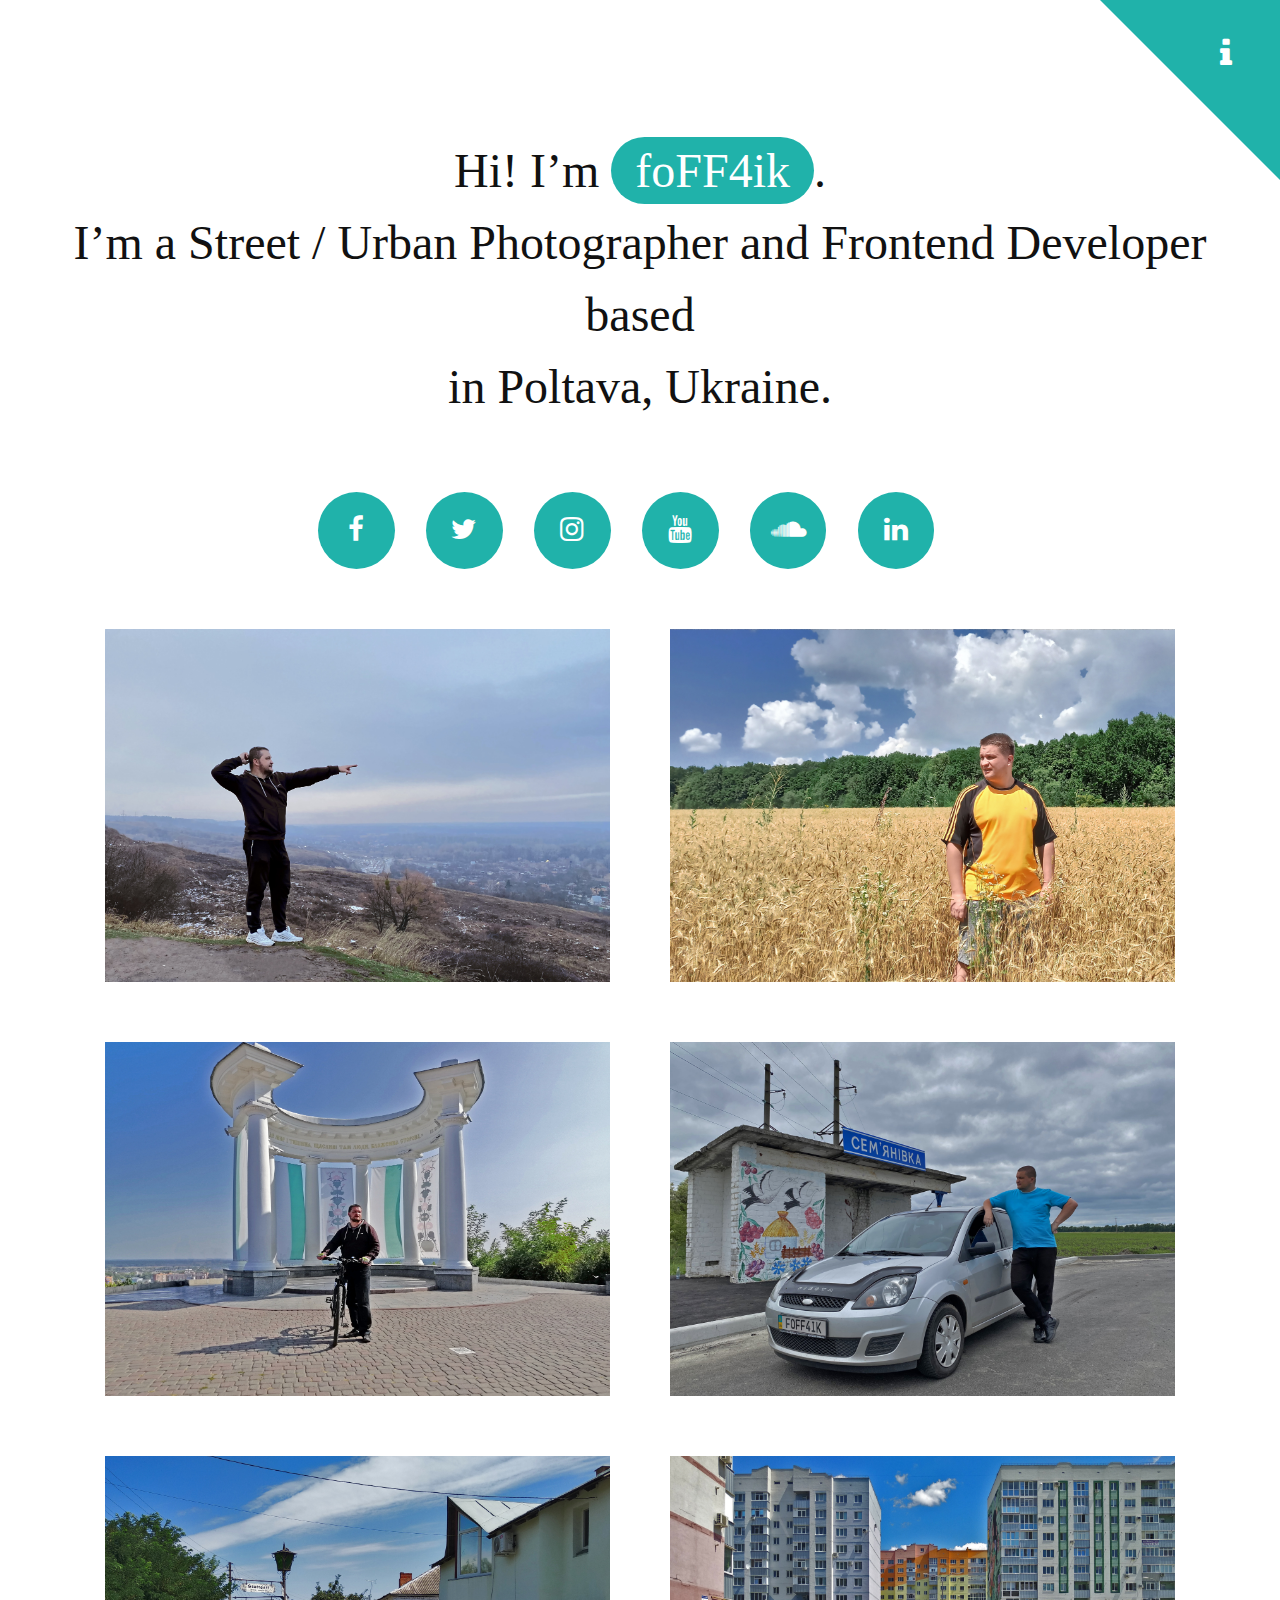
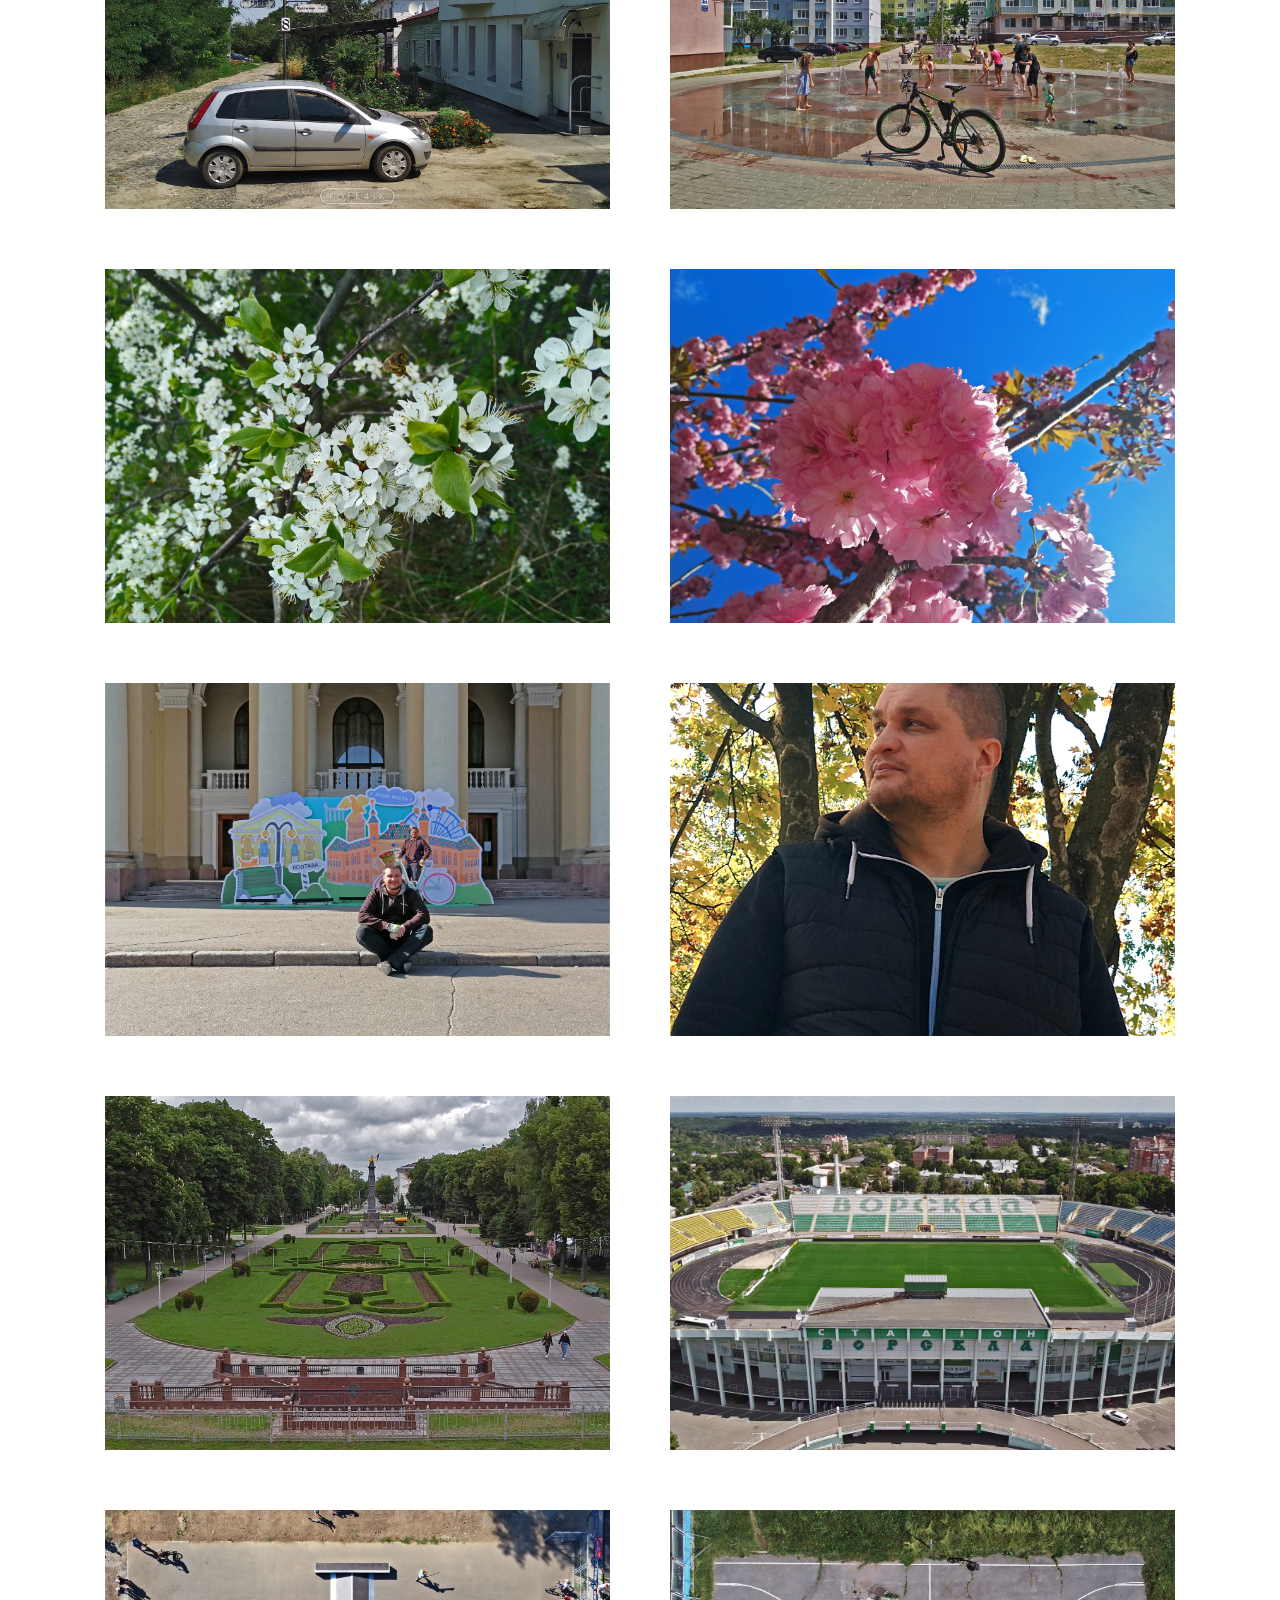
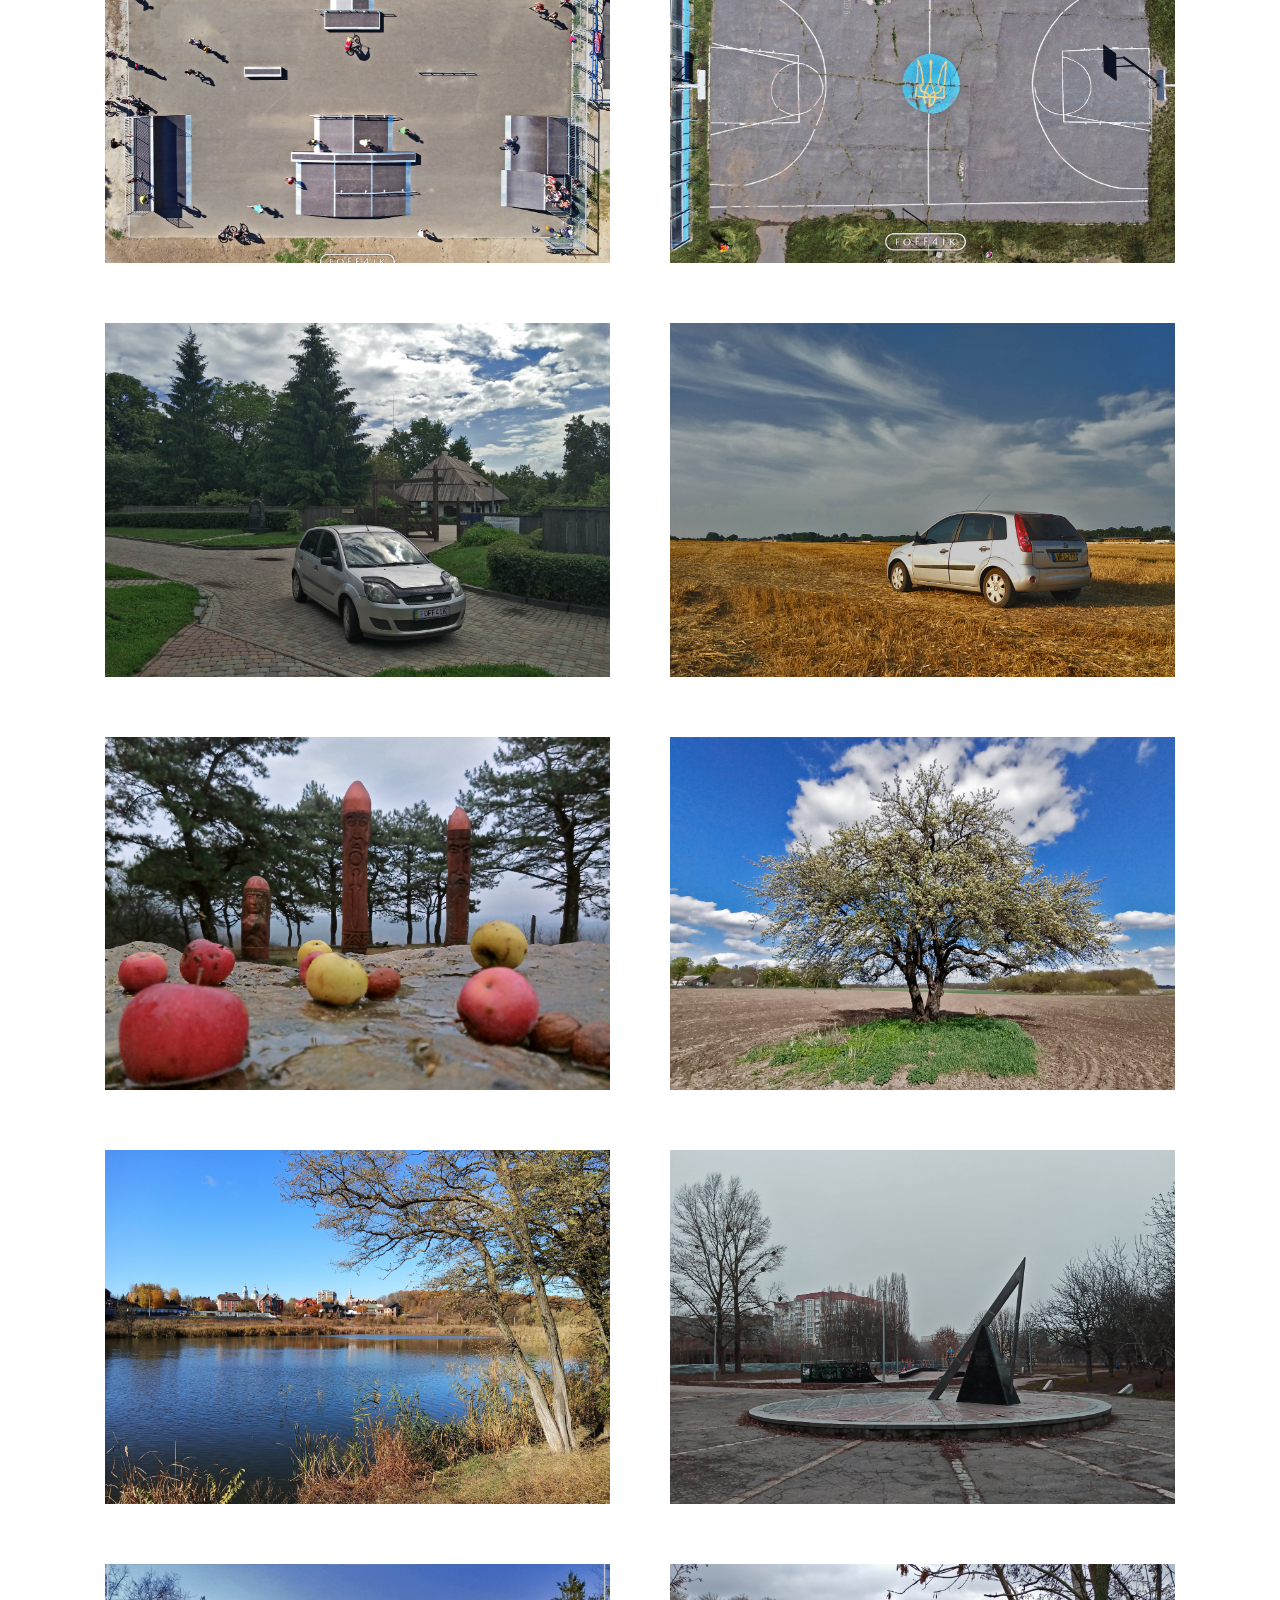
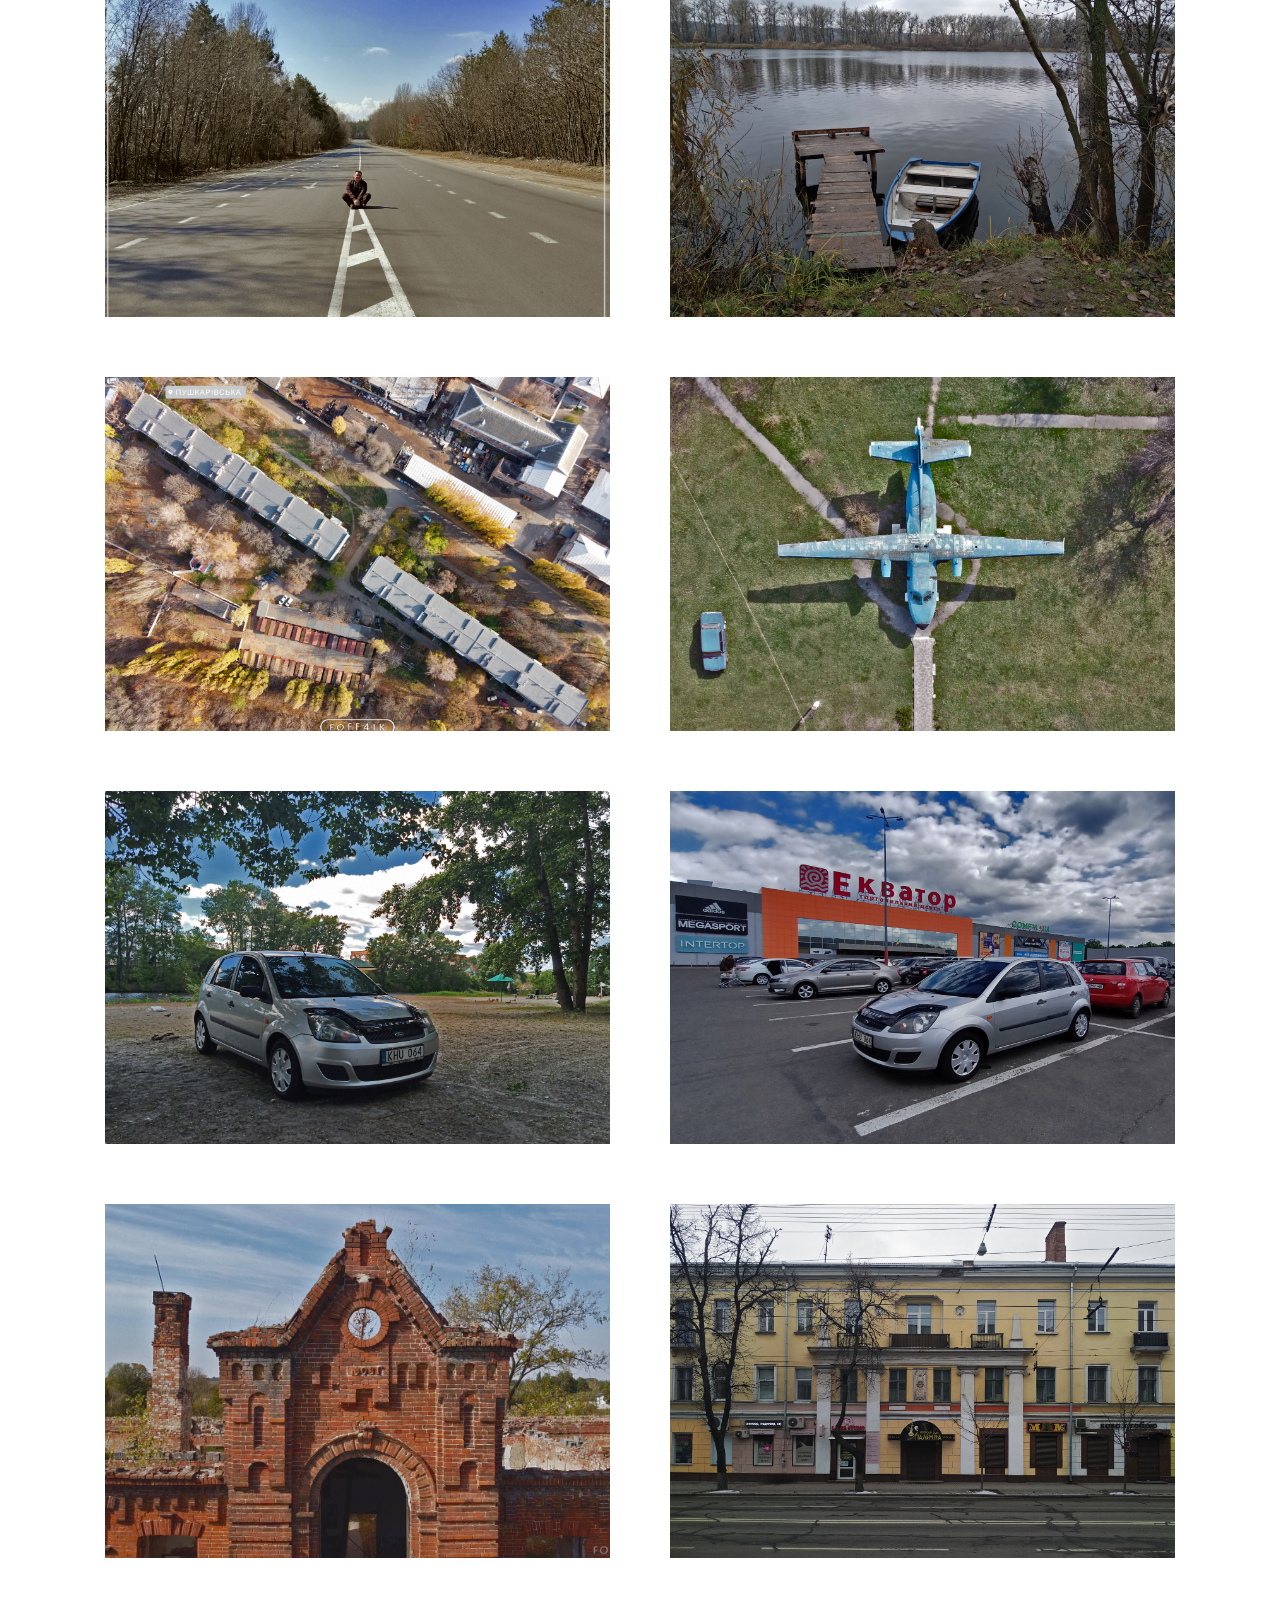
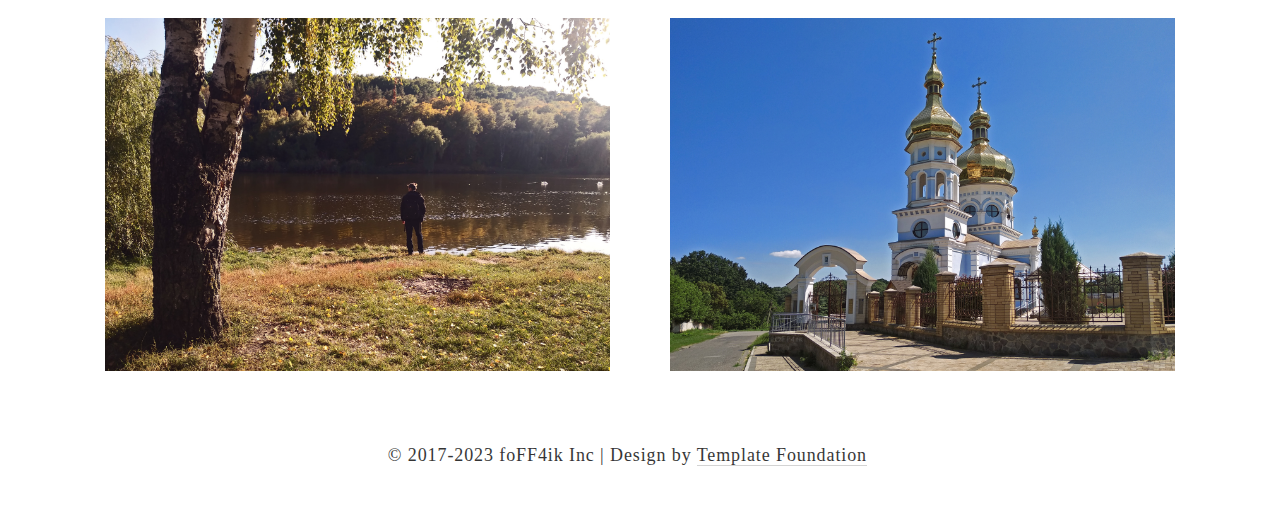
<file: index.html>
<!doctype html>
<html lang="en">
    <head>
        <!-- META -->
        <meta charset="utf-8">
        <meta name="robots" content="noodp">
        <meta name="viewport" content="width=device-width, initial-scale=1, maximum-scale=1, user-scalable=no">
        <!-- PAGE TITLE -->
        <title>Personal Portfolio</title>
        <!-- FAVICON -->
        <link rel="shortcut icon" href="assets/img/favicon.png">
        <!-- FONTS -->
        <link href="https://fonts.googleapis.com/css?family=Bellefair&amp;subset=latin-ext" rel="stylesheet">
        <!-- STYLESHEETS -->
        <link rel="stylesheet" type="text/css" href="assets/css/plugins.css">
        <link rel="stylesheet" type="text/css" href="assets/css/main.css">
    </head>

    <body>
       
        <!-- PRELOADER -->
        <div class="preloader">
            <div class="bounce"></div>
        </div>
        <!-- /PRELOADER -->
        
        
        <!-- NAVIGATION BUTTON -->
        <div class="navigation-button">
             <a href="about.html"><p><i class="fa fa-info" aria-hidden="true"></i></p></a>
        </div>
        <!-- /NAVIGATION BUTTON -->

        <!-- HERO -->
        <div class="hero">

            <!-- FRONT CONTENT -->
            <div class="front-content">
                   
                <!-- <img src="assets/img/logo.png" class="img-responsive logo" alt="logo"> -->
                <h3 style="margin-top: 0px">Hi! I’m <span>foFF4ik</span>.<br>I’m a Street / Urban Photographer and Frontend Developer based<br>in Poltava, Ukraine.</h3>

            </div>
            <!-- /FRONT CONTENT -->

        </div>
        <!-- /HERO -->



    <div class="footer">
        <div class="footer-inner">

            <!-- SOCIAL ICONS -->
            <ul class="social-icons scroll-animated-from-right">
                <li><a target="_blank" href="https://www.facebook.com/foFF4ik/"><i class="fa fa-facebook" aria-hidden="true"></i></a></li>
                <li><a target="_blank" href="https://twitter.com/foFF4ik"><i class="fa fa-twitter" aria-hidden="true"></i></a></li>
                <li><a target="_blank" href="https://www.instagram.com/foff4ik2/"><i class="fa fa-instagram" aria-hidden="true"></i></a></li>
                <li><a target="_blank" href="https://www.youtube.com/channel/UCBgo4cz82yL29dNmhngKMvA"><i class="fa fa-youtube" aria-hidden="true"></i></a></li>
                <li><a target="_blank" href="https://soundcloud.com/foff4ik"><i class="fa fa-soundcloud" aria-hidden="true"></i></a></li>
                <li><a target="_blank" href="https://www.linkedin.com/in/foff4ik/"><i class="fa fa-linkedin" aria-hidden="true"></i></a></li>
            </ul>
            <!-- /SOCIAL ICONS -->

        </div>
    </div>

        <!-- PORTFOLIO -->
        <div class="portfolio">
            
            <!-- ITEM -->
            <a class="item" href="assets/img/portfolio/item-01.jpg">
               
                <i class="fa fa-eye" aria-hidden="true"></i>
                <div class="item-cover" style="background-image: url(assets/img/portfolio/item-01.jpg)"></div>
                
            </a>
            <!-- /ITEM -->
            
            <!-- ITEM -->
            <a class="item" href="assets/img/portfolio/item-02.jpg">
               
                <i class="fa fa-eye" aria-hidden="true"></i>
                <div class="item-cover" style="background-image: url(assets/img/portfolio/item-02.jpg)"></div>
                
            </a>
            <!-- /ITEM -->
            
            <!-- ITEM -->
            <a class="item" href="assets/img/portfolio/item-03.jpg">
               
                <i class="fa fa-eye" aria-hidden="true"></i>
                <div class="item-cover" style="background-image: url(assets/img/portfolio/item-03.jpg)"></div>
                
            </a>
            <!-- /ITEM -->
            
            <!-- ITEM -->
            <a class="item" href="assets/img/portfolio/item-04.jpg">
               
                <i class="fa fa-eye" aria-hidden="true"></i>
                <div class="item-cover" style="background-image: url(assets/img/portfolio/item-04.jpg)"></div>
                
            </a>
            <!-- /ITEM -->
            
            <!-- ITEM -->
            <a class="item" href="assets/img/portfolio/item-05.jpg">
               
                <i class="fa fa-eye" aria-hidden="true"></i>
                <div class="item-cover" style="background-image: url(assets/img/portfolio/item-05.jpg)"></div>
                
            </a>
            <!-- /ITEM -->
            
            <!-- ITEM -->
            <a class="item" href="assets/img/portfolio/item-06.jpg">
               
                <i class="fa fa-eye" aria-hidden="true"></i>
                <div class="item-cover" style="background-image: url(assets/img/portfolio/item-06.jpg)"></div>
                
            </a>
            <!-- /ITEM -->
            
            <!-- ITEM -->
            <a class="item" href="assets/img/portfolio/item-07.jpg">
               
                <i class="fa fa-eye" aria-hidden="true"></i>
                <div class="item-cover" style="background-image: url(assets/img/portfolio/item-07.jpg)"></div>
                
            </a>
            <!-- /ITEM -->
            
            <!-- ITEM -->
            <a class="item" href="assets/img/portfolio/item-08.jpg">
               
                <i class="fa fa-eye" aria-hidden="true"></i>
                <div class="item-cover" style="background-image: url(assets/img/portfolio/item-08.jpg)"></div>
                
            </a>
            <!-- /ITEM -->
            
            <!-- ITEM -->
            <a class="item" href="assets/img/portfolio/item-09.jpg">
               
                <i class="fa fa-eye" aria-hidden="true"></i>
                <div class="item-cover" style="background-image: url(assets/img/portfolio/item-09.jpg)"></div>
                
            </a>
            <!-- /ITEM -->
            
            <!-- ITEM -->
            <a class="item" href="assets/img/portfolio/item-10.jpg">
               
                <i class="fa fa-eye" aria-hidden="true"></i>
                <div class="item-cover" style="background-image: url(assets/img/portfolio/item-10.jpg)"></div>
                
            </a>
            <!-- /ITEM -->
            
            <!-- ITEM -->
            <a class="item" href="assets/img/portfolio/item-11.jpg">
               
                <i class="fa fa-eye" aria-hidden="true"></i>
                <div class="item-cover" style="background-image: url(assets/img/portfolio/item-11.jpg)"></div>
                
            </a>
            <!-- /ITEM -->
            
            <!-- ITEM -->
            <a class="item" href="assets/img/portfolio/item-12.jpg">
               
                <i class="fa fa-eye" aria-hidden="true"></i>
                <div class="item-cover" style="background-image: url(assets/img/portfolio/item-12.jpg)"></div>
                
            </a>
            <!-- /ITEM -->
            
            <!-- ITEM -->
            <a class="item" href="assets/img/portfolio/item-13.jpg">
               
                <i class="fa fa-eye" aria-hidden="true"></i>
                <div class="item-cover" style="background-image: url(assets/img/portfolio/item-13.jpg)"></div>
                
            </a>
            <!-- /ITEM -->
            
            <!-- ITEM -->
            <a class="item" href="assets/img/portfolio/item-14.jpg">
               
                <i class="fa fa-eye" aria-hidden="true"></i>
                <div class="item-cover" style="background-image: url(assets/img/portfolio/item-14.jpg)"></div>
                
            </a>
            <!-- /ITEM -->
            
            <!-- ITEM -->
            <a class="item" href="assets/img/portfolio/item-15.jpg">
               
                <i class="fa fa-eye" aria-hidden="true"></i>
                <div class="item-cover" style="background-image: url(assets/img/portfolio/item-15.jpg)"></div>
                
            </a>
            <!-- /ITEM -->
            
            <!-- ITEM -->
            <a class="item" href="assets/img/portfolio/item-16.jpg">
               
                <i class="fa fa-eye" aria-hidden="true"></i>
                <div class="item-cover" style="background-image: url(assets/img/portfolio/item-16.jpg)"></div>
                
            </a>
            <!-- /ITEM -->
            
            <!-- ITEM -->
            <a class="item" href="assets/img/portfolio/item-17.jpg">
               
                <i class="fa fa-eye" aria-hidden="true"></i>
                <div class="item-cover" style="background-image: url(assets/img/portfolio/item-17.jpg)"></div>
                
            </a>
            <!-- /ITEM -->

            <!-- ITEM -->
            <a class="item" href="assets/img/portfolio/item-18.jpg">
               
                <i class="fa fa-eye" aria-hidden="true"></i>
                <div class="item-cover" style="background-image: url(assets/img/portfolio/item-18.jpg)"></div>
                
            </a>
            <!-- /ITEM -->
            
            <!-- ITEM -->
            <a class="item" href="assets/img/portfolio/item-19.jpg">
               
                <i class="fa fa-eye" aria-hidden="true"></i>
                <div class="item-cover" style="background-image: url(assets/img/portfolio/item-19.jpg)"></div>
                
            </a>
            <!-- /ITEM -->
            
            <!-- ITEM -->
            <a class="item" href="assets/img/portfolio/item-20.jpg">
               
                <i class="fa fa-eye" aria-hidden="true"></i>
                <div class="item-cover" style="background-image: url(assets/img/portfolio/item-20.jpg)"></div>
                
            </a>
            <!-- /ITEM -->
            
            <!-- ITEM -->
            <a class="item" href="assets/img/portfolio/item-21.jpg">
               
                <i class="fa fa-eye" aria-hidden="true"></i>
                <div class="item-cover" style="background-image: url(assets/img/portfolio/item-21.jpg)"></div>
                
            </a>
            <!-- /ITEM -->

            <!-- ITEM -->
            <a class="item" href="assets/img/portfolio/item-22.jpg">
               
                <i class="fa fa-eye" aria-hidden="true"></i>
                <div class="item-cover" style="background-image: url(assets/img/portfolio/item-22.jpg)"></div>
                
            </a>
            <!-- /ITEM -->
            
            <!-- ITEM -->
            <a class="item" href="assets/img/portfolio/item-23.jpg">
               
                <i class="fa fa-eye" aria-hidden="true"></i>
                <div class="item-cover" style="background-image: url(assets/img/portfolio/item-23.jpg)"></div>
                
            </a>
            <!-- /ITEM -->            
            
            <!-- ITEM -->
            <a class="item" href="assets/img/portfolio/item-24.jpg">
               
                <i class="fa fa-eye" aria-hidden="true"></i>
                <div class="item-cover" style="background-image: url(assets/img/portfolio/item-24.jpg)"></div>
                
            </a>
            <!-- /ITEM -->
            
            <!-- ITEM -->
            <a class="item" href="assets/img/portfolio/item-25.jpg">
               
                <i class="fa fa-eye" aria-hidden="true"></i>
                <div class="item-cover" style="background-image: url(assets/img/portfolio/item-25.jpg)"></div>
                
            </a>
            <!-- /ITEM -->            
            
            <!-- ITEM -->
            <a class="item" href="assets/img/portfolio/item-26.jpg">
               
                <i class="fa fa-eye" aria-hidden="true"></i>
                <div class="item-cover" style="background-image: url(assets/img/portfolio/item-26.jpg)"></div>
                
            </a>
            <!-- /ITEM -->
            
            <!-- ITEM -->
            <a class="item" href="assets/img/portfolio/item-27.jpg">
               
                <i class="fa fa-eye" aria-hidden="true"></i>
                <div class="item-cover" style="background-image: url(assets/img/portfolio/item-27.jpg)"></div>
                
            </a>
            <!-- /ITEM -->            
            
            <!-- ITEM -->
            <a class="item" href="assets/img/portfolio/item-28.jpg">
               
                <i class="fa fa-eye" aria-hidden="true"></i>
                <div class="item-cover" style="background-image: url(assets/img/portfolio/item-28.jpg)"></div>
                
            </a>
            <!-- /ITEM -->
            
            <!-- ITEM -->
            <a class="item" href="assets/img/portfolio/item-29.jpg">
               
                <i class="fa fa-eye" aria-hidden="true"></i>
                <div class="item-cover" style="background-image: url(assets/img/portfolio/item-29.jpg)"></div>
                
            </a>
            <!-- /ITEM -->            
            
            <!-- ITEM -->
            <a class="item" href="assets/img/portfolio/item-30.jpg">
               
                <i class="fa fa-eye" aria-hidden="true"></i>
                <div class="item-cover" style="background-image: url(assets/img/portfolio/item-30.jpg)"></div>
                
            </a>
            <!-- /ITEM -->            
            
             
        </div>
        <!-- /PORTFOLIO -->
        
        
        <!-- FOOTER -->
        <div class="footer">
            
            <!-- FOOTER INNER -->
            <div class="footer-inner">
                <p>© 2017-2023 foFF4ik Inc | Design by <a target="_blank" href="https://templatefoundation.com">Template Foundation</a></p>
            </div>
            <!-- /FOOTER INNER -->

        </div>
        <!-- /FOOTER -->

        <!-- JAVASCRIPTS -->
        <script type="text/javascript" src="assets/js/plugins.js"></script>
        <script type="text/javascript" src="assets/js/main.js"></script>

    </body> 
    
</html>
</file>
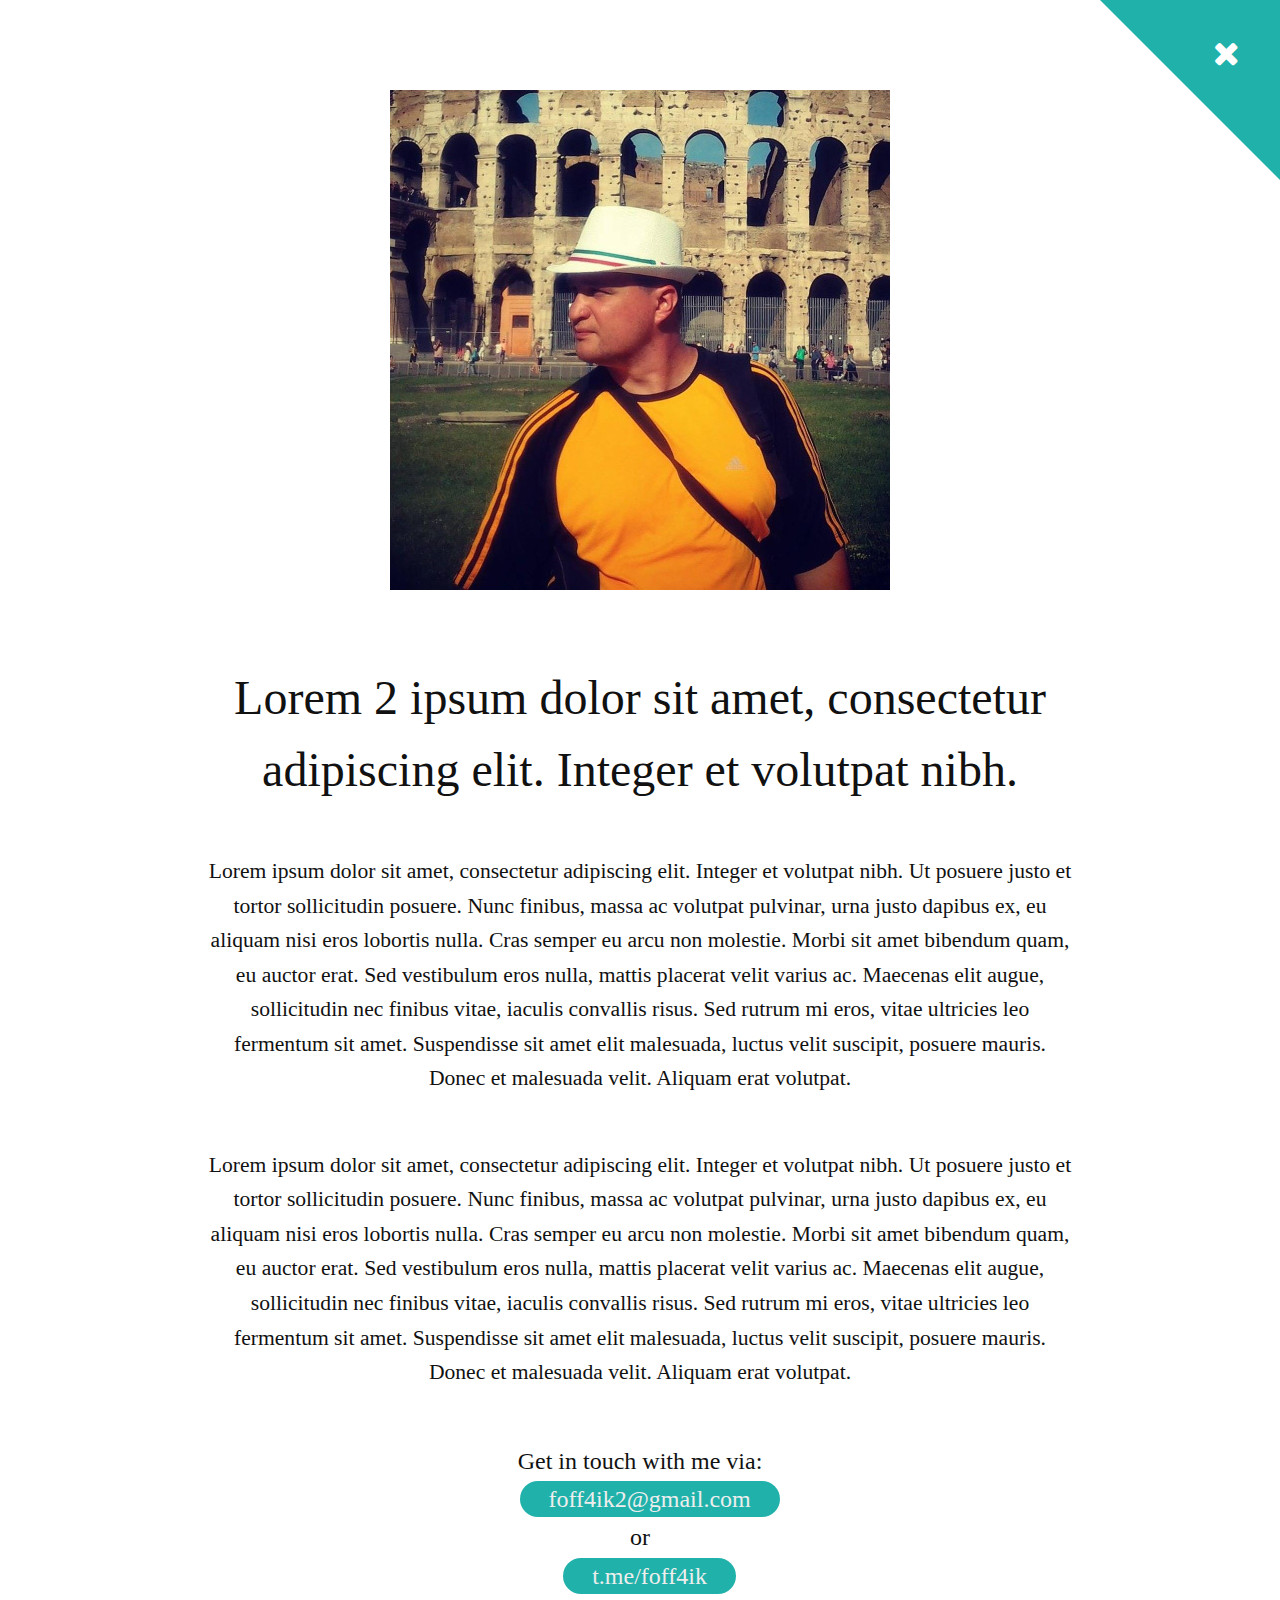
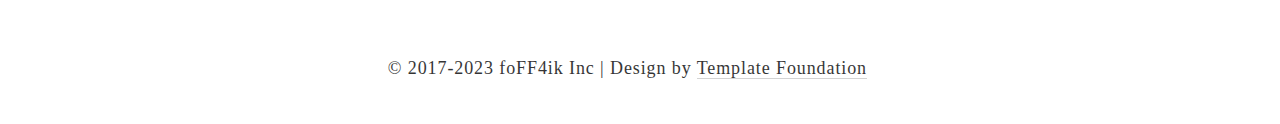
<file: about.html>
<!doctype html>
<html lang="en">
    <head>
        <!-- META -->
        <meta charset="utf-8">
        <meta name="robots" content="noodp">
        <meta name="viewport" content="width=device-width, initial-scale=1, maximum-scale=1, user-scalable=no">

        <!-- PAGE TITLE -->
        <title>Personal Portfolio</title>

        <!-- FAVICON -->
        <link rel="shortcut icon" href="assets/img/favicon.png">

        <!-- FONTS -->
        <link href="https://fonts.googleapis.com/css?family=Bellefair&amp;subset=latin-ext" rel="stylesheet">

        <!-- STYLESHEETS -->
        <link rel="stylesheet" type="text/css" href="assets/css/plugins.css">
        <link rel="stylesheet" type="text/css" href="assets/css/main.css">

    </head>

    <body>
           
        <!-- PRELOADER -->
        <div class="preloader">
           
            <div class="bounce"></div>
            
        </div>
        <!-- /PRELOADER -->
        
        
        <!-- NAVIGATION BUTTON -->
        <div class="navigation-button">

             <a href="index.html"><p><i class="fa fa-close" aria-hidden="true"></i></p></a>

        </div>
        <!-- /NAVIGATION BUTTON -->
        
        <!-- ABOUT -->
        <div class="about">
          
            <!-- CONTAINER FLUID -->
            <div class="container-fluid">
                
                <img src="assets/img/about/me.jpg" class="img-responsive" alt="foFF4ik">

                <h3>Lorem 2 ipsum dolor sit amet, consectetur adipiscing elit. Integer et volutpat nibh.</h3>

                <p>Lorem ipsum dolor sit amet, consectetur adipiscing elit. Integer et volutpat nibh. Ut posuere justo et tortor sollicitudin posuere. Nunc finibus, massa ac volutpat pulvinar, urna justo dapibus ex, eu aliquam nisi eros lobortis nulla. Cras semper eu arcu non molestie. Morbi sit amet bibendum quam, eu auctor erat. Sed vestibulum eros nulla, mattis placerat velit varius ac. Maecenas elit augue, sollicitudin nec finibus vitae, iaculis convallis risus. Sed rutrum mi eros, vitae ultricies leo fermentum sit amet. Suspendisse sit amet elit malesuada, luctus velit suscipit, posuere mauris. Donec et malesuada velit. Aliquam erat volutpat.</p>

                <p>Lorem ipsum dolor sit amet, consectetur adipiscing elit. Integer et volutpat nibh. Ut posuere justo et tortor sollicitudin posuere. Nunc finibus, massa ac volutpat pulvinar, urna justo dapibus ex, eu aliquam nisi eros lobortis nulla. Cras semper eu arcu non molestie. Morbi sit amet bibendum quam, eu auctor erat. Sed vestibulum eros nulla, mattis placerat velit varius ac. Maecenas elit augue, sollicitudin nec finibus vitae, iaculis convallis risus. Sed rutrum mi eros, vitae ultricies leo fermentum sit amet. Suspendisse sit amet elit malesuada, luctus velit suscipit, posuere mauris. Donec et malesuada velit. Aliquam erat volutpat.</p>
                
                <p class="contact">Get in touch with me via:<br /><span><a target="_blank" href="mailto:foff4ik2@gmail.com">foff4ik2@gmail.com</a></span><br />or<br /><span><a target="_blank" href="https://t.me/foff4ik">t.me/foff4ik</a></span></p>
           
            </div>
            <!-- /CONTAINER FLUID -->
            
        </div>
        <!-- /ABOUT -->
        
        
        <!-- FOOTER -->
        <div class="footer">
            
            <!-- FOOTER INNER -->
            <div class="footer-inner">
               
                <p>© 2017-2023 foFF4ik Inc | Design by <a href="https://templatefoundation.com">Template Foundation</a></p>
            
            </div>
            <!-- /FOOTER INNER -->

        </div>
        <!-- /FOOTER -->


        <!-- JAVASCRIPTS -->
        <script type="text/javascript" src="assets/js/plugins.js"></script>
        <script type="text/javascript" src="assets/js/main.js"></script>

    </body> 

</html>
</file>
<file: assets/css/main.css>
/******************************************************************

	------------------------
	-- TABLE OF CONTENTS --
	------------------------
	
	--  01. Basic
	--  02. Preloader
    --  03. Hero
    --  04. Hero --> Front Content
    --  05. Portfolio
    --  06. Footer
    --  07. Page --> About
  
 ******************************************************************/


/** 1. Basic
*******************************************************************/

html
{
    font-size: 12px !important;
}

body
{
    font-family: calibri, serif;
    font-weight: 300;
    font-style: normal;

    overflow-x: hidden;

    color: #111;
    background: #fff;

    -webkit-font-smoothing: antialiased;
}

h1,
h2,
h3,
h4,
h5,
h6,
p,
a
{
    font-family: calibri, serif;
    font-weight: normal;

    color: #111;
}

h1
{
    font-size: 6rem;
}

h2
{
    font-size: 5rem;
}

h3
{
    font-size: 4rem;
}

h4
{
    font-size: 3rem;
}

h5
{
    font-size: 2rem;
}

h6
{
    font-size: 1.8rem;
}

p
{
    font-size: 1.8rem;
}

a,
a:hover,
a:focus
{
    cursor: pointer;
    -webkit-transition: all 300ms ease;
         -o-transition: all 300ms ease;
            transition: all 300ms ease;
    text-decoration: none;
}

a:hover
{
    color: #fff;
}

.navigation-button
{
    position: absolute;
    z-index: 10;
    top: 0;
    right: 0;

    cursor: pointer;
}

.navigation-button p
{
    font-size: 2.8rem;
    font-weight: 400;
    line-height: 9rem;

    width: 9rem;
    height: 9rem;
    margin: 0;
    padding: 0;

    -webkit-transition: .1s ease;
         -o-transition: .1s ease;
            transition: .1s ease;
    text-align: center;
    letter-spacing: .01em;

    color: #fff;
    border-radius: 100px;
    background: none;
}

.navigation-button p:after
{
    position: absolute;
    z-index: -2;
    top: 0;
    right: 0;

    content: '';
    -webkit-transition: .1s ease;
         -o-transition: .1s ease;
            transition: .1s ease;

    border-width: 0 15rem 15rem 0;
    border-style: solid;
    border-color: transparent #20B2AA transparent transparent;
}

.navigation-button p:hover:after
{
    border-color: transparent #111 transparent transparent;
}

@media (max-width:700px)
{
    html
    {
        font-size: 8px !important;
    }
}

@media (max-width:500px)
{
    html
    {
        font-size: 6px !important;
    }
}

@media (orientation:landscape) and (max-height:420px)
{
    html
    {
        font-size: 8px !important;
    }
}


/** 2. Preloader
*******************************************************************/

.preloader
{
    position: fixed;
    z-index: 100000;
    bottom: 0;
    left: 0;

    overflow: hidden;

    width: 100%;
    height: 100%;

    opacity: 1;
    background: #fff;
}

.preloader.hide-preloader
{
    -webkit-transition: .8s ease .3s;
         -o-transition: .8s ease .3s;
            transition: .8s ease .3s;
    pointer-events: none;

    opacity: 0;
}

.preloader .bounce
{
    position: absolute;
    top: 50%;
    left: 50%;

    display: block;

    width: 60px;
    height: 60px;
    margin-top: -30px;
    margin-left: -30px;

    -webkit-animation: spinner-pulse .6s infinite ease-in-out;
            animation: spinner-pulse .6s infinite ease-in-out;
    text-align: center;

    opacity: 1;
    border-radius: 100%;
    background-color: #20B2AA;
}

.preloader.hide-preloader .bounce
{
    -webkit-transition: .3s ease;
         -o-transition: .3s ease;
            transition: .3s ease;

    opacity: 0;
}

@-webkit-keyframes spinner-pulse
{
    0%
    {
        -webkit-transform: scale(0);
    }
    100%
    {
        -webkit-transform: scale(1.0);

        opacity: 0;
    }
}

@keyframes spinner-pulse
{
    0%
    {
        -webkit-transform: scale(0);
                transform: scale(0);
    }
    100%
    {
        -webkit-transform: scale(1.0);
                transform: scale(1.0);

        opacity: 0;
    }
}


/** 3. Hero
*******************************************************************/

.hero
{
    position: relative;
    top: 0;
    left: 0;

    width: 100%;
}

.hero .animation-container
{
    -webkit-transition: .5s ease;
         -o-transition: .5s ease;
            transition: .5s ease;
}

.hero .animation-container.animation-fade
{
    opacity: 0;
}

.hero .animation-container.animation-fade.run-animation
{
    opacity: 1;
}

.hero .animation-container.animation-fade-up
{
    -webkit-transform: translateY(10vh);
        -ms-transform: translateY(10vh);
            transform: translateY(10vh);

    opacity: 0;
}

.hero .animation-container.animation-fade-up.run-animation
{
    -webkit-transform: translateY(0);
        -ms-transform: translateY(0);
            transform: translateY(0);

    opacity: 1;
}

.hero .animation-container.animation-fade-down
{
    -webkit-transform: translateY(-10vh);
        -ms-transform: translateY(-10vh);
            transform: translateY(-10vh);

    opacity: 0;
}

.hero .animation-container.animation-fade-down.run-animation
{
    -webkit-transform: translateY(0);
        -ms-transform: translateY(0);
            transform: translateY(0);

    opacity: 1;
}

.hero .animation-container.animation-fade-left
{
    -webkit-transform: translateX(10vh);
        -ms-transform: translateX(10vh);
            transform: translateX(10vh);

    opacity: 0;
}

.hero .animation-container.animation-fade-left.run-animation
{
    -webkit-transform: translateX(0);
        -ms-transform: translateX(0);
            transform: translateX(0);

    opacity: 1;
}

.hero .animation-container.animation-fade-right
{
    -webkit-transform: translateX(-10vh);
        -ms-transform: translateX(-10vh);
            transform: translateX(-10vh);

    opacity: 0;
}

.hero .animation-container.animation-fade-right.run-animation
{
    -webkit-transform: translateX(0);
        -ms-transform: translateX(0);
            transform: translateX(0);

    opacity: 1;
}


/** 4. Hero --> Front Content 
*******************************************************************/

.hero .front-content
{
    position: absolute;
    z-index: 2;
    top: 0;
    left: 0;
    line-height: 50px;
    width: 100%;
    height: 100%;
}

.hero .front-content h3
{
    line-height: 1.5;
}

.hero .front-content
{
    position: relative;
    left: 0;

    width: 100%;
    margin: 15vh 0 5vh 0;
    padding: 0 30px;

    text-align: center;
}

.hero .front-content .logo
{
    font-weight: bold;

    margin: 0 auto 6rem auto;
}

.hero .front-content h1
{
    line-height: 1.7em;

    margin: 0;
}

.hero .front-content h1 span
{
    line-height: 1.4em;

    display: inline-block;

    padding: 0 4rem;

    color: #fff;
    border-radius: 100px;
    background: #20B2AA;
}

.hero .front-content h3 span
{
    line-height: 1.4em;

    display: inline-block;

    padding: 0 2rem;

    color: #fff;
    border-radius: 100px;
    background: #20B2AA;
}

/** 5. Portfolio
*******************************************************************/

.portfolio
{
    font-size: 0;

    max-width: 1190px;
    margin: 0 auto;
    padding: 0 30px;
}

.portfolio .item
{
    position: relative;

    display: inline-block;
    overflow: hidden;

    width: 50%;
    margin: 0;
    padding: 0;

    border: 2.5rem solid #fff;
    background: #111;
}

.portfolio .item:before
{
    display: block;

    padding-top: 70%;

    content: '';
}

.portfolio .item:last-child
{
    margin-bottom: 0;
}

.portfolio .item .item-cover
{
    position: absolute;
    top: 0;
    left: 0;

    width: 100%;
    height: 100%;

    background-position: center;
    background-size: cover;
}

.portfolio .item i
{
    font-size: 2.5rem;
    line-height: 6rem;

    position: absolute;
    z-index: 10;
    top: 0;
    right: 0;
    right: 0;

    width: 6rem;
    height: 6rem;
    padding: 0;

    -webkit-transition: .1s ease;
         -o-transition: .1s ease;
            transition: .1s ease;
    text-align: center;

    opacity: 0;
    color: #fff;
    border-radius: 100%;
}

.portfolio .item:hover i
{
    opacity: 1;
}

.portfolio .item i:after
{
    position: absolute;
    z-index: -2;
    top: 0;
    right: 0;

    content: '';
    -webkit-transition: .1s ease;
         -o-transition: .1s ease;
            transition: .1s ease;

    border-width: 0 10rem 10rem 0;
    border-style: solid;
    border-color: transparent #20B2AA transparent transparent;
}

.featherlight .featherlight-content
{
    overflow: visible;

    max-height: 94%;
    padding: 0;

    border-bottom: 0 solid transparent;
}

.featherlight .featherlight-close-icon
{
    font-size: 2.5rem;
    line-height: 7rem;

    position: fixed;
    top: 3rem;
    right: 3rem;

    width: 7rem;
    height: 7rem;

    color: #fff;
    border-radius: 100%;
    outline: none !important;
    background: rgba(255, 255, 255, .4);
}

.featherlight .featherlight-close-icon:hover
{
    background: #20B2AA;
}

.featherlight-next,
.featherlight-previous
{
    font: normal normal normal 14px/1 FontAwesome;
    font-size: 2rem;
    line-height: 7rem;

    position: fixed;
    top: 50%;
    right: 3rem;
    bottom: auto;
    left: auto;

    display: block;

    width: 7rem;
    height: 7rem;

    -webkit-transform: translateY(-50%);
        -ms-transform: translateY(-50%);
            transform: translateY(-50%);
    text-align: center;

    color: #fff;
    border-radius: 100%;
    background: rgba(255, 255, 255, .4);
}

.featherlight-next:before
{
    font-size: 2rem;

    content: '\f178';
}

.featherlight-previous:before
{
    font-size: 2rem;

    content: '\f177';
}

.featherlight-next:hover,
.featherlight-previous:hover
{
    background: #20B2AA;
}

.featherlight-previous
{
    right: auto;
    left: 3rem;
}

.featherlight-next span,
.featherlight-previous span
{
    display: none !important;
}

@media (max-width:1200px)
{
    .portfolio .item
    {
        position: relative;

        display: inline-block;
        overflow: hidden;

        width: 100%;
        margin: 0;
        padding: 0;

        border: 2.5rem solid #fff;
        background: #111;
    }
}


/** 6. Footer
*******************************************************************/

.footer
{
    overflow: hidden;

    padding: 2rem;

    text-align: center;
}

.footer p
{
    font-size: 1.5rem;

    display: inline-block;

    margin: 0;
    margin-right: 1.4em;
    padding: 1.5rem 0;

    vertical-align: middle;
    letter-spacing: .05em;

    opacity: .85;
}

.footer p a
{
    border-bottom: 1px solid #ccc;
}

.footer p a:hover
{
    color: #111;
}

.footer .social-icons
{
    display: inline-block;

    margin: 0;
    padding: 0;

    list-style: none;

    vertical-align: middle;
}

.footer .social-icons li
{
    font-size: 2.3rem;
    line-height: 6.4rem;
    line-height: 6.4rem;

    position: relative;

    display: inline-block;
    overflow: hidden;

    width: 6.4rem;
    height: 6.4rem;
    margin: 0;
    margin-right: 1em;

    -webkit-transition: .1s ease;
         -o-transition: .1s ease;
            transition: .1s ease;
    text-align: center;

    color: #fff;
    border-radius: 100%;
    background: #20B2AA;
}

.footer .social-icons li:hover
{
    background: #111;
}

.footer .social-icons li a
{
    font-size: inherit;

    display: block;

    color: #fff;
    border: none;
}


/** 7. Page --> About
*******************************************************************/

.about
{
    margin: 10vh 0 0 0;
    text-align: center;
}

.about .container-fluid
{
    max-width: 900px;
    margin: 0 auto;
}

.about .container-fluid h3
{
    line-height: 1.5;
}

.about img
{
    margin-bottom: 6rem;
    margin-left: auto;
    margin-right: auto;
}

.about h3
{
    line-height: 1.2em;

    margin-bottom: 1em;
}

.about p
{
    line-height: 1.6em;

    margin-bottom: 2.4em;
}

.about .contact
{
    font-size: 2.0rem;

    margin-top: 0.8em;
    margin-bottom: 0.8em;
}

.about .contact span
{
    font-size: inherit;

    margin-left: .8em;
    padding: 0.2em 1.2em;

    color: #fff;
    border-radius: 100px;
    background: #20B2AA;
}

.container-fluid a
{
    color: #eee;
}
.container-fluid a:hover
{
    color: #fff;
}
</file>
